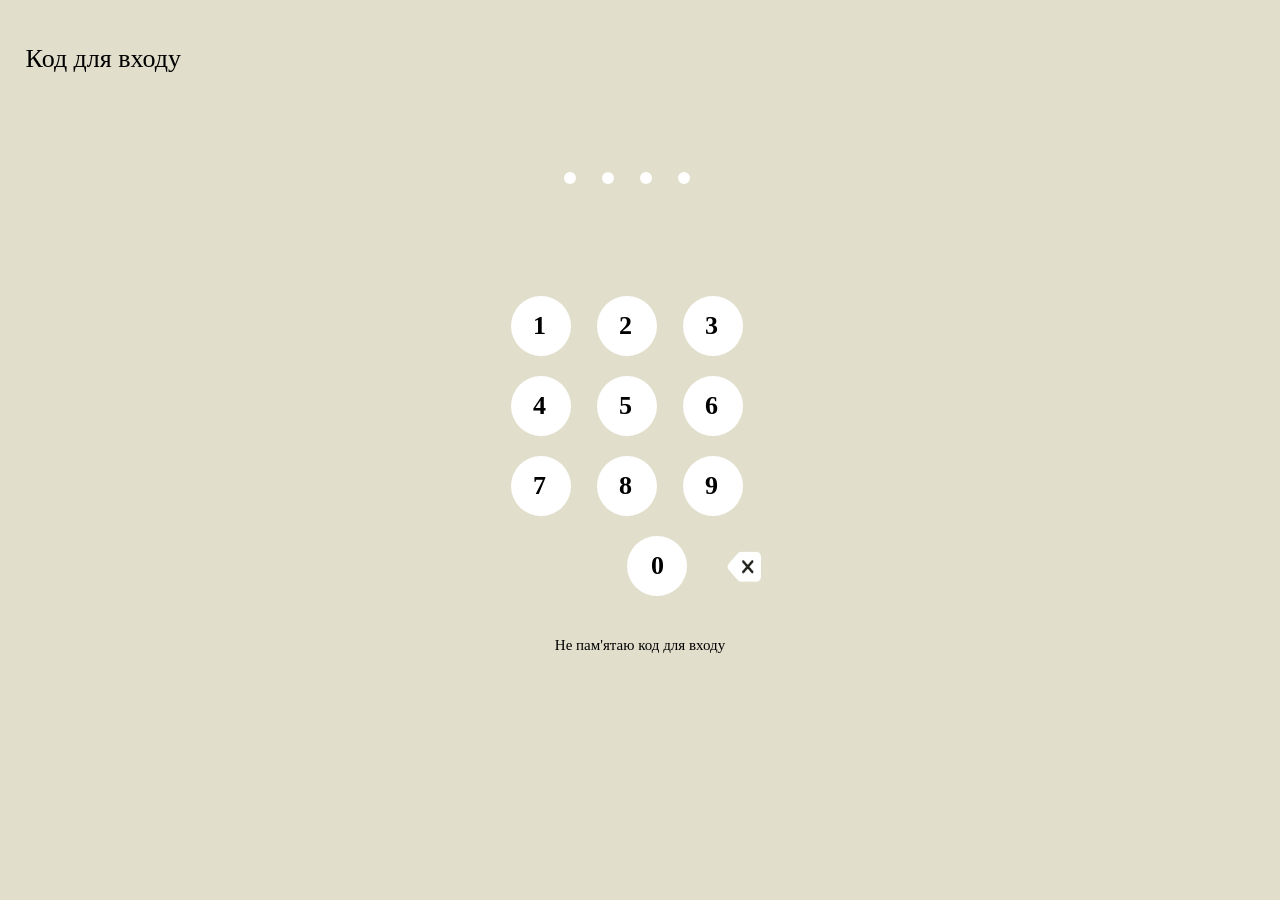
<file: index.html>
<!doctype html>
<html xmlns="http://www.w3.org/1999/xhtml">

<head>
	<meta http-equiv="Content-Type" content="text/html; charset=utf-8" />
	<meta name="viewport" content="width=device-width; initial-scale=1">
	<link rel="stylesheet" href="css/all.css" type="text/css"/>
	<link rel="stylesheet" href="sass/fonts.css" type="text/css"/>
	<script type="text/javascript" src="js/jquery-3.2.0.js"></script>
	<script type="text/javascript" src="js/main.js"></script>
	<title>rezerv</title>
</head>

<body>
	<div id="wrapper">
		<main>
			<div id="content">
				<section class="pincod">
					<div class="layout">
						<h1>
							Код для входу
						</h1>
						  <ul class="dots">
							<li></li>
							<li></li>
							<li></li>
							<li></li>
						  </ul>
					 <div class="numbers">  
						  <ul class="numb_1">
							<li><span>1</span></li>
							<li><span>2</span></li>
							<li><span>3</span></li>
						  </ul>
						  <ul class="numb_2">
							<li><span>4</span></li>
							<li><span>5</span></li>
							<li><span>6</span></li>
						  </ul>
						   <ul class="numb_3">
							<li><span>7</span></li>
							<li><span>8</span></li>
							<li><span>9</span></li>
						  </ul>
					</div>	
					<div class="zero">
						<div class="null">
							<a href="./page_1.html"><span>0</span></a>
						</div>
						<div class="dell">
							<img src="./images/ico_12.png" alt="ico">
						</div>
					</div>				
						  <p>Не пам'ятаю код для входу</p>										
					</div>				
				</section>				
			</div>			
		</main>
		
	</div>
</body>
</html>
</file>
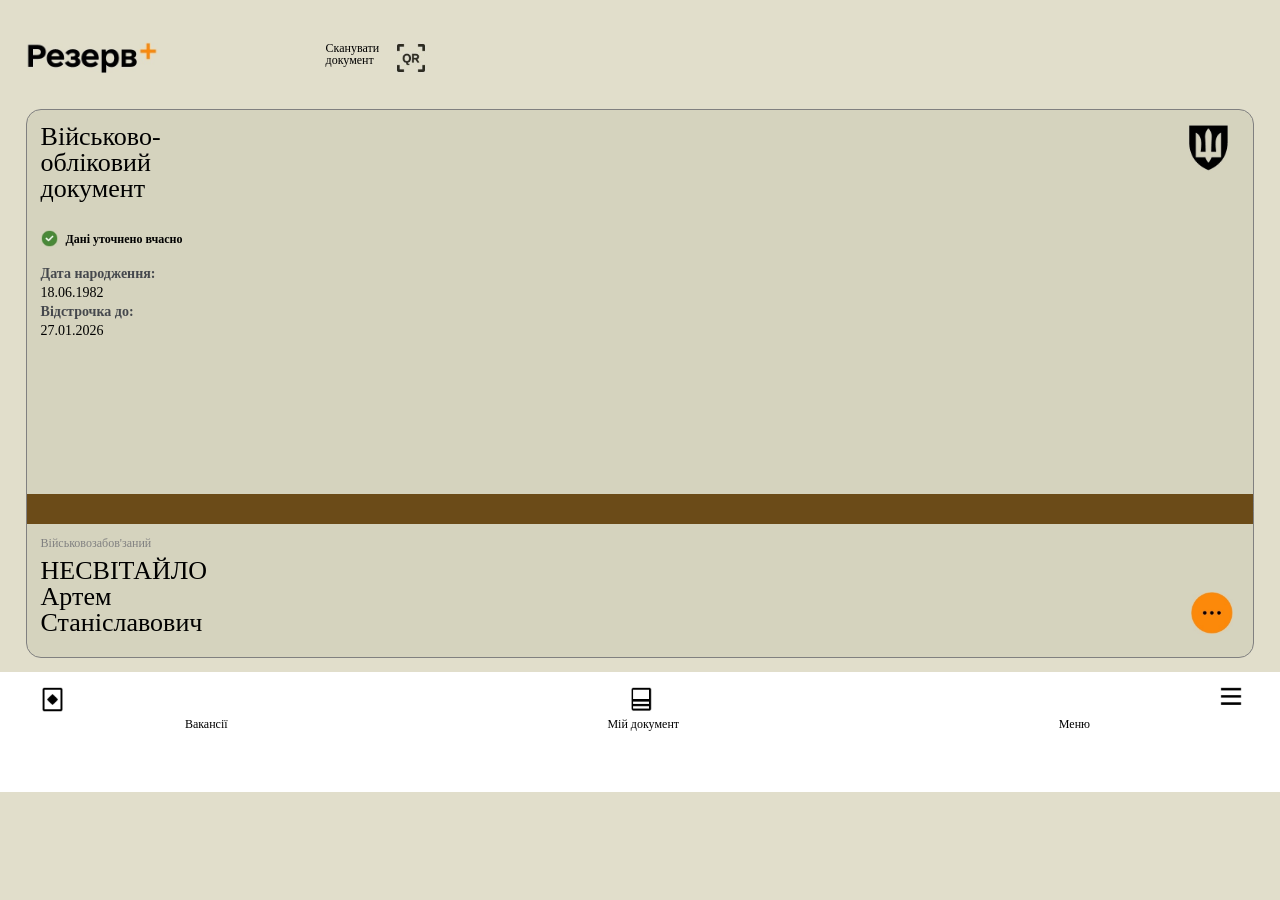
<file: page_1.html>
<!doctype html>
<html xmlns="http://www.w3.org/1999/xhtml">

<head>
	<meta http-equiv="Content-Type" content="text/html; charset=utf-8" />
	<meta name="viewport" content="width=device-width; initial-scale=1">
	<link rel="stylesheet" href="css/all.css" type="text/css"/>
	<link rel="stylesheet" href="sass/fonts.css" type="text/css"/>
	<script type="text/javascript" src="js/jquery-3.2.0.js"></script>
	<script type="text/javascript" src="js/main.js"></script>
	<title>rezerv</title>
</head>

<body>
	<div id="wrapper">
		<header>
			<div class="layout">				
				<div class="logo">	
					<ul>										
						<li><img src="./images/logo.png" alt="ico"></li>					    
						<li><h3>Cканувати <br>документ</h3></li>
					    <li><img class="qr" src="./images/qr.png" alt="ico"></li>
					</ul>	
				</div>	
			</div>		
		</header>
			<main>
			<div id="content">
				<section class="info_page_1">
					<div class="layout">







						<div class="container">
							<div class="info">
								<div class="doc">
									<h1>Військово-<br>обліковий<br>документ</h1>
								</div>
								<div class="gerb">
									<img src="./images/gerb.png" alt="ico">
								</div>
							</div>
							<ul>
								<li>
									<img src="./images/ico.png" alt="ico">
								</li>
								<li>
									<p>Дані уточнено вчасно</p>
								</li>
							</ul>
							<div class="data">
								<p>Дата народження:</p>
								<span>18.06.1982</span>
								<p>Відстрочка до:</p>
								<span>27.01.2026</span>
							</div>
							<div class="block">
								<p>На обліку&ensp;•&ensp;Документ оновлено о 16.15 | 28.02.2025 &emsp; На обліку&ensp;•&ensp;Документ оновлено о 16.15 | 28.02.2025 &emsp; На обліку&ensp;•&ensp;Документ оновлено о 16.15 | 28.02.2025 &emsp; На обліку&ensp;•&ensp;Документ оновлено о 16.15 | 28.02.2025 &emsp; На обліку</p>
							</div>
							<p class="military">Військовозабов'заний</p>
							<div class="info_1">
								<div class="name">
									<h1>НЕСВІТАЙЛО<br>Артем<br>Станіславович</h1>
								</div>
								<div class="menu">
									<a href="./page_2.html"><img src="./images/ico_1.png" alt="ico"></a>
								</div>
							</div>
						</div>


					



					



					</div>
				</section>				
			</div>			
		</main>
		<footer>
			<ul class="ico_menu">
				<li><img src="./images/ico_2.png" alt="ico"></li>
				<li><img src="./images/ico_3.png" alt="ico"></li>
				<li><img src="./images/ico_4.png" alt="ico"></li>
			</ul>
			<div class="text_menu">
				<div class="text_1"><p>Вакансії</p></div>
				<div class="text_2"><p>Мій документ</p></div>
				<div class="tex_3"><p>Меню</p></div>
			</div>
		</footer>
	</div>
</body>
</html>
</file>
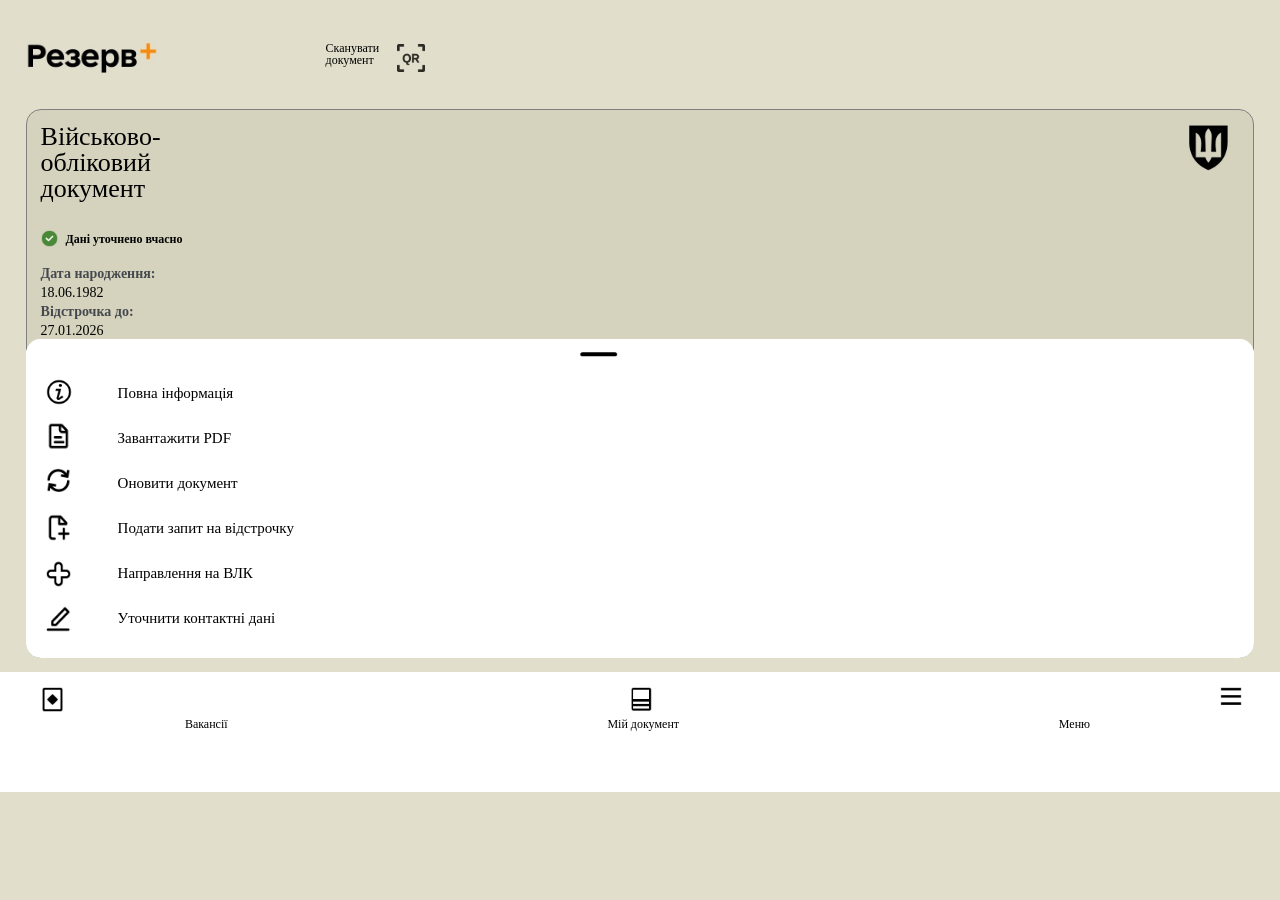
<file: page_2.html>
<!doctype html>
<html xmlns="http://www.w3.org/1999/xhtml">

<head>
	<meta http-equiv="Content-Type" content="text/html; charset=utf-8" />
	<meta name="viewport" content="width=device-width; initial-scale=1">
	<link rel="stylesheet" href="css/all.css" type="text/css"/>
	<link rel="stylesheet" href="sass/fonts.css" type="text/css"/>
	<script type="text/javascript" src="js/jquery-3.2.0.js"></script>
	<script type="text/javascript" src="js/main.js"></script>
	<title>rezerv</title>
</head>

<body>
	<div id="wrapper">
		<header>
			<div class="layout">				
				<div class="logo">	
					<ul>										
						<li><img src="./images/logo.png" alt="ico"></li>					    
						<li><h3>Cканувати <br>документ</h3></li>
					    <li><img class="qr" src="./images/qr.png" alt="ico"></li>
					</ul>	
				</div>	
			</div>		
		</header>
			<main>
			<div id="content">
				<section class="info_page_1">
					<div class="layout">
						<div class="container">
							<div class="info">
								<div class="doc">
									<h1>Військово-<br>обліковий<br>документ</h1>
								</div>
								<div class="gerb">
									<img src="./images/gerb.png" alt="ico">
								</div>
							</div>
							<ul>
								<li>
									<img src="./images/ico.png" alt="ico">
								</li>
								<li>
									<p>Дані уточнено вчасно</p>
								</li>
							</ul>
							<div class="data">
								<p>Дата народження:</p>
								<span>18.06.1982</span>
								<p>Відстрочка до:</p>
								<span>27.01.2026</span>
							</div>
							<div class="block">
								<p>На обліку&ensp;•&ensp;Документ оновлено о 16.15 | 28.02.2025 &emsp; На обліку&ensp;•&ensp;Документ оновлено о 16.15 | 28.02.2025 &emsp; На обліку&ensp;•&ensp;Документ оновлено о 16.15 | 28.02.2025 &emsp; На обліку&ensp;•&ensp;Документ оновлено о 16.15 | 28.02.2025 &emsp; На обліку</p>
							</div>
							<p class="military">Військовозабов'заний</p>
							<div class="info_1">
								<div class="name">
									<h1>НЕСВІТАЙЛО<br>Артем<br>Станіславович</h1>
								</div>
								<div class="menu">
									<a href=""><img src="./images/ico_1.png" alt="ico"></a>
								</div>
							</div>

							<div class="bar">
								<div class="arrow">	
									<a href="./page_1.html">
										<img src="./images/ico_1_11.png" alt="ico">
									</a>							
								</div>
								<div class="list">
									<div class="list_ico">
										<img src="./images/ico_5.png" alt="ico">
										<img src="./images/ico_6.png" alt="ico">	
										<img src="./images/ico_7.png" alt="ico">	
										<img src="./images/ico_8.png" alt="ico">
										<img src="./images/ico_9.png" alt="ico">
										<img src="./images/ico_10.png" alt="ico">				
									</div>
									<div class="list_info">
										<a href="./page_3.html"><p>Повна інформація</p></a>
										<a href="./page_4.html"><p>Завантажити PDF</p></a>
										<a href=""><p>Оновити документ</p></a>
										<a href=""><p>Подати запит на відстрочку</p></a>
										<a href=""><p>Направлення на ВЛК</p></a>
										<a href=""><p>Уточнити контактні дані</p></a>
								   </div>								
							</div>
						</div>
					  </div>						
					</div>
				</section>				
			</div>			
		</main>
		<footer>
			<ul class="ico_menu">
				<li><img src="./images/ico_2.png" alt="ico"></li>
				<li><img src="./images/ico_3.png" alt="ico"></li>
				<li><img src="./images/ico_4.png" alt="ico"></li>
			</ul>
			<div class="text_menu">
				<div class="text_1"><p>Вакансії</p></div>
				<div class="text_2"><p>Мій документ</p></div>
				<div class="tex_3"><p>Меню</p></div>
			</div>
		</footer>
	</div>
</body>
</html>
</file>
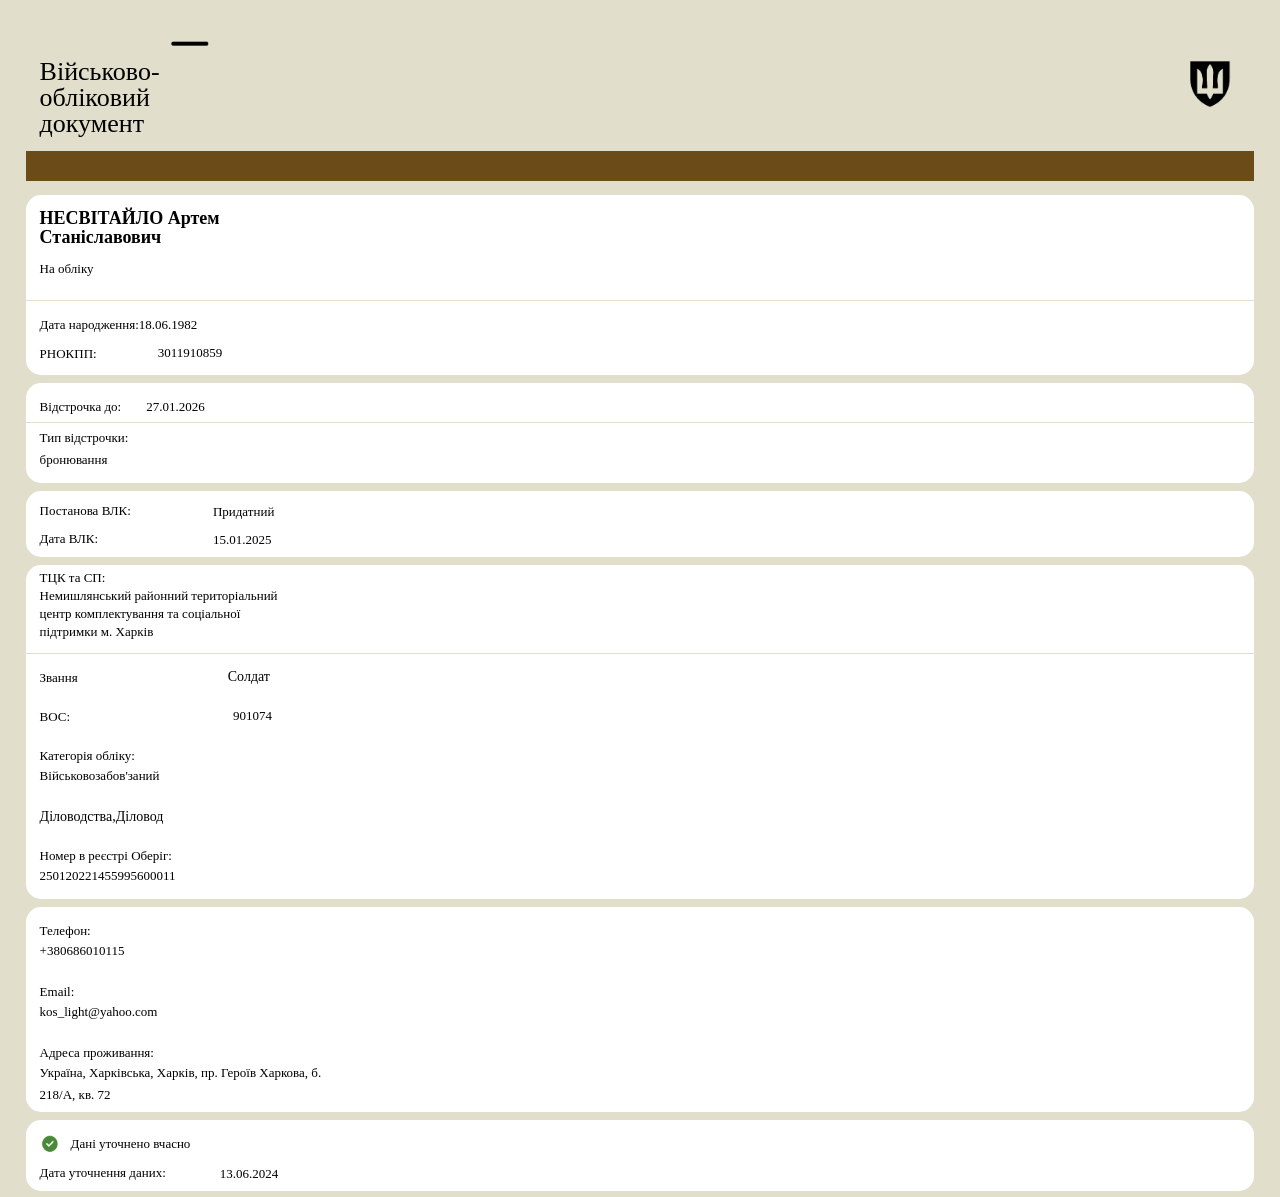
<file: page_3.html>
<!doctype html>
<html xmlns="http://www.w3.org/1999/xhtml">

<head>
	<meta http-equiv="Content-Type" content="text/html; charset=utf-8" />
	<meta name="viewport" content="width=device-width; initial-scale=1">
	<link rel="stylesheet" href="css/all.css" type="text/css"/>
	<link rel="stylesheet" href="sass/fonts.css" type="text/css"/>
	<script type="text/javascript" src="js/jquery-3.2.0.js"></script>
	<script type="text/javascript" src="js/main.js"></script>
	<title>rezerv</title>
</head>

<body>
	<div id="wrapper">		
		<main>
			<div id="content">
				<section class="info_page_3">
					<div class="layout">
						<div class="arrow">	
							<a href="./page_1.html">
								<img src="./images/ico_2_11.png" alt="ico">
							</a>							
						</div>
						<div class="container_3">							
							<div class="info">
								<div class="doc">
									<h1>Військово-<br>обліковий<br>документ</h1>
								</div>
								<div class="gerb">
									<img src="./images/gerb_1.png" alt="ico">
								</div>
							</div>
							<div class="block">
								<p>На обліку&ensp;•&ensp;Документ оновлено о 16.15 | 28.02.2025 &emsp; На обліку&ensp;•&ensp;Документ оновлено о 16.15 | 28.02.2025 &emsp; На обліку&ensp;•&ensp;Документ оновлено о 16.15 | 28.02.2025 &emsp; На обліку&ensp;•&ensp;Документ оновлено о 16.15 | 28.02.2025 &emsp; На обліку</p>
							</div>
							<div class="name_3">
								<h2>
									НЕСВІТАЙЛО Артем <br> Станіславович
								</h2>
								<p>На обліку</p>
							</div>
							<ul class="blok_1">
								<li><p>Дата народження:</p></li>
								<li><span>18.06.1982</span></li>
							</ul>
							<ul class="rnokpp">
								<li><p>РНОКПП:</p></li>
								<li><span class="nambers">3011910859</span></li>
							</ul>							
							<ul class="blok_2">
								<li><p>Відстрочка до:</p></li>
								<li><span>27.01.2026</span></li>
							</ul>							
							<div class="blok_3">
								<p>Тип відстрочки:</p>
								<p>бронювання</p>								
							</div>
							<div class="blok_3_1">
								<p>Постанова ВЛК:</p>
								<span>Придатний</span>
							</div>
							<div class="blok_3_2">
								<p>Дата ВЛК:</p>
								<span>15.01.2025</span>
							</div>
							<div class="blok_4">
								<p>ТЦК та СП:</p>
								<p>Немишлянський районний територіальний <br>
								   центр комплектування та соціальної <br>
								   підтримки м. Харків
								</p>								
							</div>
							<ul class="blok_5">
								<li><p>Звання</p></li>
								<li><span>Солдат</span></li>
							</ul>
							<ul class="blok_6">
								<li><p>ВОС:</p></li>
								<li><span>901074</span></li>
							</ul>
							<div class="blok_7">
								<p>Категорія обліку:</p>
								<span>Військовозабов'заний</span>
							</div>
							<div class="blok_8">
								<p>Діловодства,Діловод</p>
							</div>
							<div class="blok_9">
								<p>Номер в реєстрі Оберіг:</p>
								<span>250120221455995600011</span>
							</div>
							<div class="blok_10">
								<p>Телефон:</p>
								<span>+380686010115</span>
							</div>
							<div class="blok_11">
								<p>Email:</p>
								<span>kos_light@yahoo.com</span>
							</div>
							<div class="blok_12">
								<p>Адреса проживання:</p>
								<span>Україна, Харківська, Харків, пр. Героїв Харкова, б. <br>218/А, кв. 72</span>
							</div>
							<ul class="blok_13">
								<li><img src="./images/ico_13.png" alt="ico"></li>
								<li><p>Дані уточнено вчасно</p></li>
							</ul>
							<div class="blok_14">
								<p>Дата уточнення даних:</p>
								<span>13.06.2024</span>
							</div>
						</div>
											
					</div>
				</section>				
			</div>			
		</main>		
	</div>
</body>
</html>
</file>
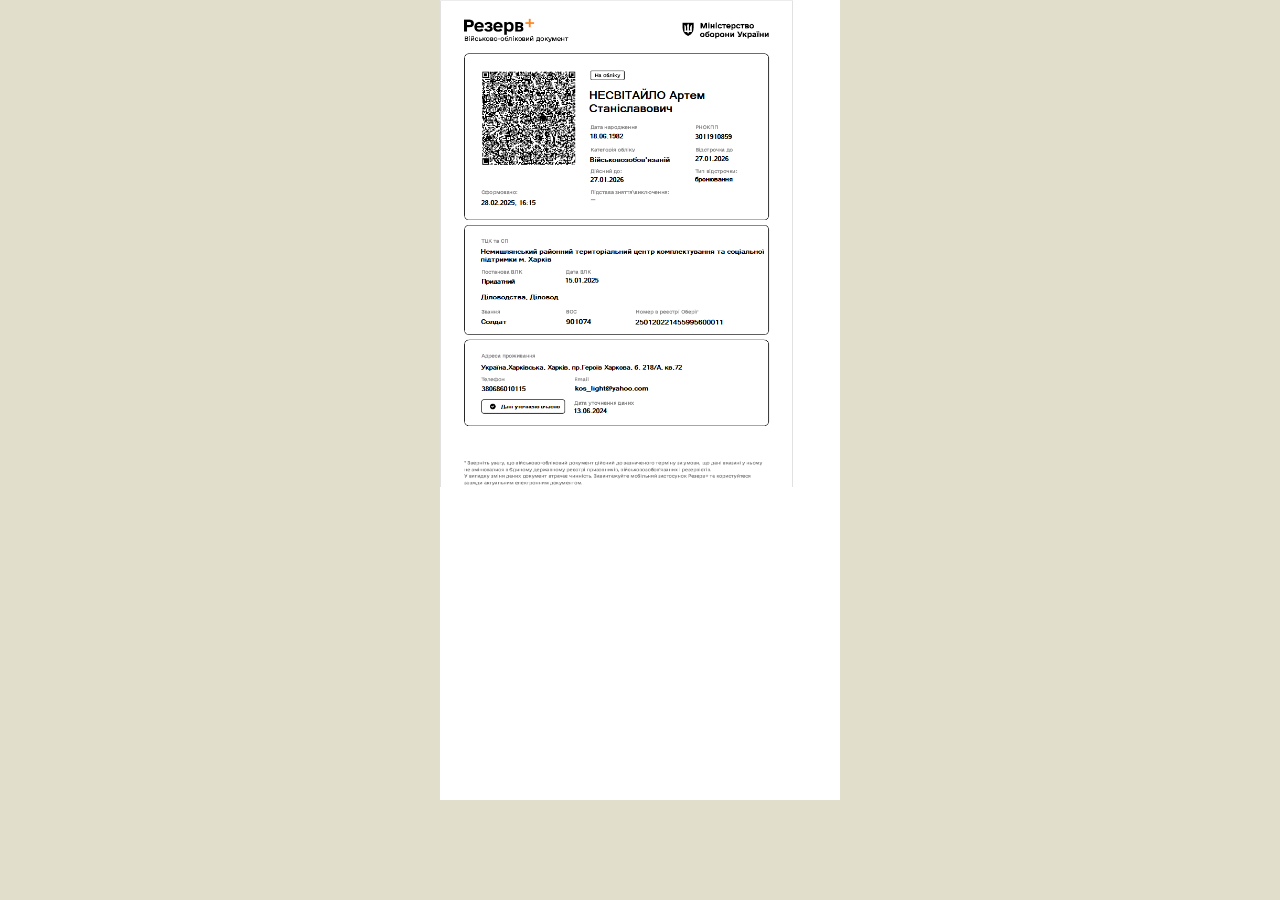
<file: page_4.html>
<!doctype html>
<html xmlns="http://www.w3.org/1999/xhtml">

<head>
	<meta http-equiv="Content-Type" content="text/html; charset=utf-8" />
	<meta name="viewport" content="width=device-width; initial-scale=1">
	<link rel="stylesheet" href="css/all.css" type="text/css"/>
	<link rel="stylesheet" href="sass/fonts.css" type="text/css"/>
	<script type="text/javascript" src="js/jquery-3.2.0.js"></script>
	<script type="text/javascript" src="js/main.js"></script>
	<title>rezerv</title>
</head>

<body>
	<div id="wrapper">		
		<main>
			<div id="content">
				<section class="pdf">
					<div class="layout">
						<div class="rez_pdf">
						   <img src="./images/rezerv.png" alt="ico">
						</div>										
					</div>					
				</section>				
			</div>			
		</main>		
		</div>
</body>
</html>
</file>
<file: css/all.css>
/* SCSS Compiled */
/***************************************************              GENERAL RESET STYLES             ***************************************************/
html, body, div, span, object, iframe,
h1, h2, h3, h4, h5, h6, p, blockquote, pre,
abbr, address, cite, code,
del, dfn, em, img, ins, kbd, q, samp,
small, strong, sub, sup, var,
b, i,
dl, dt, dd, ol, ul, li,
fieldset, form, label, legend,
table, caption, tbody, tfoot, thead, tr, th, td,
article, aside, canvas, details, figcaption, figure,
footer, header, hgroup, menu, nav, section, summary,
time, mark, audio, video {
  margin: 0;
  padding: 0;
  border: 0;
  outline: 0;
  font-size: 100%;
  vertical-align: baseline;
  background: transparent;
}

* {
  box-sizing: border-box;
}

*:focus {
  outline: none;
}

body {
  line-height: 1;
  background: #e1decb;
}

article, aside, details, figcaption, figure,
footer, header, hgroup, menu, nav, section {
  display: block;
}

nav ul {
  list-style: none;
}

ol, ul {
  list-style: none;
  margin: 0;
  padding: 0;
}

a {
  margin: 0;
  padding: 0;
  font-size: 100%;
  vertical-align: baseline;
  background: transparent;
  text-decoration: none;
}

a:hover {
  text-decoration: none;
}

table {
  border-collapse: collapse;
  border-spacing: 0;
}

img {
  border-style: none;
  max-width: 100%;
}

form fieldset {
  margin: 0;
  padding: 0;
  border: none;
}

input, textarea, select {
  vertical-align: middle;
  color: #000;
  padding: 0;
}

input, select {
  vertical-align: middle;
}

input::-webkit-input-placeholder {
  color: #000;
}

input:focus::-webkit-input-placeholder {
  color: #000;
}

/*
@media (min-width: 1921px){}
@media (width: 1920px){}
@media (min-width: 1440px) and (max-width: 1919px) {}
@media (min-width: 1360px) and (max-width: 1439px) {}
@media (min-width: 1280px) and (max-width: 1359px) {}
@media (min-width: 1024px) and (max-width: 1279px) {}
@media (min-width: 768px) and (max-width: 1023px) {}
@media (min-width: 375px) and (max-width: 767px) {}
@media (min-width: 320px) and (max-width: 374px) {}
*/
/*
@media (max-width: 1919px) {}
@media (max-width: 1439px) {}
@media (max-width: 1279px) {}
@media (max-width: 767px) {}
*/
/*usage  @include font-size(13);*/
/* Brand Colors ------------------------------------------------*/
#wrapper,
main,
#content,
#sidebar,
aside,
section {
  display: block;
  position: relative;
  overflow: hidden;
  width: 100%;
  box-sizing: border-box;
  height: auto;
}

.layout {
  display: block;
  position: relative;
  overflow: hidden;
  width: 100%;
  box-sizing: border-box;
  height: auto;
  width: 400px;
  margin: 0 auto;
}

header {
  display: block;
  position: relative;
  overflow: hidden;
  width: 100%;
  box-sizing: border-box;
  height: auto;
  margin: 42px 0 32px 0;
}
header .layout {
  width: 96%;
}
header .layout .logo {
  display: block;
}
header .layout .logo ul {
  display: flex;
}
header .layout .logo ul li img {
  max-width: 44%;
}
header .layout .logo ul .qr {
  max-width: 64%;
}
header .layout .logo ul h3 {
  position: relative;
  font-family: "Microsoft Sans Serif";
  font-style: normal;
  font-weight: 400;
  font-size: 12px;
  line-height: 12px;
  margin-right: 16px;
}

footer {
  display: block;
  position: relative;
  overflow: hidden;
  width: 100%;
  box-sizing: border-box;
  height: auto;
  background: #fff;
  height: 120px;
}
footer .ico_menu {
  display: flex;
  justify-content: space-between;
}
footer .ico_menu li {
  display: block;
  margin: 15px 0 0 42px;
}
footer .ico_menu li img {
  max-width: 36%;
}
footer .text_menu {
  display: flex;
  justify-content: space-around;
}
footer .text_menu .text_1 {
  margin-left: -5px;
}
footer .text_menu .text_2 {
  margin-left: 0px;
}
footer .text_menu .text_3 {
  margin-left: 75px;
}
footer .text_menu p {
  position: relative;
  font-family: "Microsoft Sans Serif";
  font-style: normal;
  font-weight: 400;
  font-size: 12px;
  line-height: 19px;
  color: #000;
}

.info_page_1 {
  display: block;
  margin-bottom: 14px;
}
.info_page_1 .layout {
  width: 96%;
}
.info_page_1 .layout .container {
  display: block;
  background: #d5d3be;
  border: 1px solid grey;
  border-radius: 15px;
}
.info_page_1 .layout .container .info {
  display: flex;
  justify-content: space-between;
  padding: 14px;
}
.info_page_1 .layout .container .info .doc {
  display: block;
}
.info_page_1 .layout .container .info .doc h1 {
  position: relative;
  font-family: "Microsoft Sans Serif";
  font-style: normal;
  font-weight: 500;
  font-size: 26px;
  line-height: 26px;
}
.info_page_1 .layout .container .info .gerb {
  display: block;
  width: 52px;
}
.info_page_1 .layout .container .info .gerb img {
  max-width: 82%;
}
.info_page_1 .layout .container ul {
  display: flex;
  justify-self: start;
  padding: 14px;
}
.info_page_1 .layout .container ul li {
  display: block;
  margin-right: -21px;
}
.info_page_1 .layout .container ul li img {
  max-width: 38%;
}
.info_page_1 .layout .container ul li p {
  position: relative;
  font-family: "Microsoft Sans Serif";
  font-style: normal;
  font-weight: 600;
  font-size: 12px;
  line-height: 19px;
}
.info_page_1 .layout .container .data {
  display: block;
  margin: 0 14px;
}
.info_page_1 .layout .container .data p {
  position: relative;
  font-family: "Microsoft Sans Serif";
  font-style: normal;
  font-weight: 600;
  font-size: 14px;
  line-height: 19px;
  color: #45484d;
}
.info_page_1 .layout .container .data span {
  position: relative;
  font-family: "Microsoft Sans Serif";
  font-style: normal;
  font-weight: 500;
  font-size: 14px;
  line-height: 19px;
}
.info_page_1 .layout .container .block {
  height: 30px;
  width: 100%;
  margin: 154px 0 10px 0;
  background: #6b4b18;
}
.info_page_1 .layout .container .block p {
  position: relative;
  font-family: "Microsoft Sans Serif";
  font-style: normal;
  font-weight: 400;
  font-size: 14px;
  line-height: 19px;
  text-align: center;
  color: #fff;
  padding-top: 4px;
  animation: text 20s infinite linear;
  padding-left: 100%;
  white-space: nowrap;
}
@keyframes text {
  0% {
    transform: translate(0, 0);
  }
  100% {
    transform: translate(-360%, 0);
  }
}
.info_page_1 .layout .container .military {
  margin: 0 0 5px 14px;
  position: relative;
  font-family: "Microsoft Sans Serif";
  font-style: normal;
  font-weight: 500;
  font-size: 12px;
  line-height: 19px;
  color: gray;
}
.info_page_1 .layout .container .info_1 {
  display: flex;
  justify-content: space-between;
  margin: 0 14px;
}
.info_page_1 .layout .container .info_1 .name {
  display: block;
}
.info_page_1 .layout .container .info_1 .name h1 {
  position: relative;
  font-family: "Microsoft Sans Serif";
  font-style: normal;
  font-weight: 500;
  font-size: 26px;
  line-height: 26px;
}
.info_page_1 .layout .container .info_1 .menu {
  display: block;
  margin: 34px 16px 20px 0;
  max-width: 32px;
}
.info_page_1 .layout .container .info_1 .menu a {
  display: block;
}
.info_page_1 .layout .container .info_1 .menu a img {
  max-width: 130%;
}
.info_page_1 .layout .container .bar {
  position: absolute;
  width: 100%;
  height: 319px;
  z-index: 1;
  background-color: #fff;
  border-radius: 15px;
  top: 230px;
  left: 0;
}
.info_page_1 .layout .container .bar .arrow {
  width: 100%;
  height: 40px;
  display: flex;
  margin-top: 0px;
  background-color: #fff;
  padding-left: 45%;
  padding-top: 5px;
  border-radius: 15px;
}
.info_page_1 .layout .container .bar .arrow img {
  max-width: 34%;
}
.info_page_1 .layout .container .bar .list {
  display: flex;
  margin-left: 20px;
}
.info_page_1 .layout .container .bar .list .list_ico {
  display: flex;
  flex-direction: column;
  align-items: start;
}
.info_page_1 .layout .container .bar .list .list_ico img {
  max-width: 36%;
  margin-bottom: 16px;
}
.info_page_1 .layout .container .bar .list .list_info {
  display: flex;
  flex-direction: column;
  align-items: start;
}
.info_page_1 .layout .container .bar .list .list_info a {
  margin-bottom: 22px;
}
.info_page_1 .layout .container .bar .list .list_info a p {
  position: relative;
  font-family: "Microsoft Sans Serif";
  font-style: normal;
  font-weight: 500;
  font-size: 15px;
  line-height: 18px;
  color: black;
  padding-top: 5px;
}

.pincod {
  display: block;
}
.pincod .layout {
  width: 96%;
}
.pincod .layout h1 {
  position: relative;
  font-family: "Microsoft Sans Serif";
  font-style: normal;
  font-weight: 400;
  font-size: 26px;
  line-height: 26px;
  margin: 46px 0 100px 0;
}
.pincod .layout .dots {
  display: flex;
  justify-content: center;
}
.pincod .layout .dots li {
  width: 12px;
  height: 12px;
  background: #FFF;
  border-radius: 50%;
  margin-right: 26px;
}
.pincod .layout .numbers {
  display: block;
  margin-top: 112px;
}
.pincod .layout .numbers .numb_1, .pincod .layout .numbers .numb_2, .pincod .layout .numbers .numb_3 {
  display: flex;
  justify-content: center;
}
.pincod .layout .numbers .numb_1 li, .pincod .layout .numbers .numb_2 li, .pincod .layout .numbers .numb_3 li {
  width: 60px;
  height: 60px;
  background: #FFF;
  border-radius: 50%;
  margin: 0 26px 20px 0;
  padding-top: 17px;
  padding-left: 22px;
}
.pincod .layout .numbers .numb_1 li:hover, .pincod .layout .numbers .numb_2 li:hover, .pincod .layout .numbers .numb_3 li:hover {
  background: black;
}
.pincod .layout .numbers .numb_1 li span, .pincod .layout .numbers .numb_2 li span, .pincod .layout .numbers .numb_3 li span {
  position: relative;
  font-family: "Microsoft Sans Serif";
  font-style: normal;
  font-weight: 600;
  font-size: 26px;
  line-height: 26px;
  color: black;
}
.pincod .layout .numbers .numb_1 li span:hover, .pincod .layout .numbers .numb_2 li span:hover, .pincod .layout .numbers .numb_3 li span:hover {
  color: #FFF;
}
.pincod .layout .zero {
  max-width: 100%;
  display: flex;
  margin-left: 7%;
  justify-content: center;
}
.pincod .layout .zero .null {
  width: 60px;
  height: 60px;
  background: #FFF;
  border-radius: 50%;
  margin-left: 12px;
}
.pincod .layout .zero .null:hover {
  background: black;
}
.pincod .layout .zero .null a {
  display: block;
  padding-top: 17px;
  padding-left: 22px;
}
.pincod .layout .zero .null a span {
  position: relative;
  font-family: "Microsoft Sans Serif";
  font-style: normal;
  font-weight: 600;
  font-size: 26px;
  line-height: 26px;
  color: black;
  padding-top: 17px;
  padding-left: 2px;
}
.pincod .layout .zero .null a span:hover {
  color: #FFF;
}
.pincod .layout .zero .dell {
  display: block;
  width: 44px;
  margin-top: 15px;
  margin-left: 20px;
}
.pincod .layout .zero .dell img {
  max-width: 100%;
  width: 38px;
  height: 32px;
  margin-top: 0px;
  margin-left: 18px;
}
.pincod .layout p {
  position: relative;
  font-family: "Microsoft Sans Serif";
  font-style: normal;
  font-weight: 400;
  font-size: 15px;
  line-height: 30px;
  text-align: center;
  margin-top: 34px;
}

.pdf {
  display: block;
}
.pdf .layout .rez_pdf {
  display: block;
  position: relative;
  overflow: hidden;
  width: 100%;
  box-sizing: border-box;
  height: auto;
  background: #fff;
  height: 800px;
  width: 420px;
}
.pdf .layout .rez_pdf img {
  max-width: 84%;
}

.info_page_3 {
  display: block;
  position: relative;
  overflow: hidden;
  width: 100%;
  box-sizing: border-box;
  height: auto;
}
.info_page_3 .layout {
  width: 96%;
}
.info_page_3 .layout .arrow {
  width: 100%;
  height: 54px;
  display: flex;
  position: fixed;
  top: 15px px;
  top: 0;
  left: 0;
  margin-top: 0px;
  background-color: #e1decb;
  z-index: 2;
  padding-left: 170px;
  padding-top: 34px;
}
.info_page_3 .layout .arrow img {
  max-width: 34%;
}
.info_page_3 .layout .container_3 {
  display: block;
  margin-top: 45px;
}
.info_page_3 .layout .container_3 .info {
  display: flex;
  justify-content: space-between;
  padding: 14px;
}
.info_page_3 .layout .container_3 .info .doc {
  display: block;
}
.info_page_3 .layout .container_3 .info .doc h1 {
  position: relative;
  font-family: "Microsoft Sans Serif";
  font-style: normal;
  font-weight: 500;
  font-size: 26px;
  line-height: 26px;
}
.info_page_3 .layout .container_3 .info .gerb {
  display: block;
  width: 52px;
}
.info_page_3 .layout .container_3 .info .gerb img {
  max-width: 82%;
}
.info_page_3 .layout .container_3 .block {
  height: 30px;
  width: 100%;
  margin: 0 0 10px 0;
  background: #6b4b18;
}
.info_page_3 .layout .container_3 .block p {
  position: relative;
  font-family: "Microsoft Sans Serif";
  font-style: normal;
  font-weight: 400;
  font-size: 14px;
  line-height: 19px;
  text-align: center;
  color: #fff;
  padding-top: 4px;
  animation: text 20s infinite linear;
  padding-left: 100%;
  white-space: nowrap;
}
@keyframes text {
  0% {
    transform: translate(0, 0);
  }
  100% {
    transform: translate(-360%, 0);
  }
}
.info_page_3 .layout .container_3 .name_3 {
  display: block;
  margin: 14px 0 1px 0;
  background-color: #fff;
  padding: 14px 0 6px 14px;
  border-radius: 15px 15px 0 0;
}
.info_page_3 .layout .container_3 .name_3 h2 {
  position: relative;
  font-family: "Microsoft Sans Serif";
  font-style: normal;
  font-weight: 600;
  font-size: 18px;
  line-height: 19px;
}
.info_page_3 .layout .container_3 .name_3 p {
  position: relative;
  font-family: "Microsoft Sans Serif";
  font-style: normal;
  font-weight: 500;
  font-size: 13px;
  line-height: 19px;
  padding: 12px 0 16px 0;
}
.info_page_3 .layout .container_3 .blok_1 {
  display: flex;
  justify-content: stretch;
  background-color: #fff;
  padding: 14px 0 6px 14px;
}
.info_page_3 .layout .container_3 .blok_1 li p {
  position: relative;
  font-family: "Microsoft Sans Serif";
  font-style: normal;
  font-weight: 500;
  font-size: 13px;
  line-height: 19px;
}
.info_page_3 .layout .container_3 .blok_1 li span {
  position: relative;
  font-family: "Microsoft Sans Serif";
  font-style: normal;
  font-weight: 500;
  font-size: 13px;
  line-height: 19px;
}
.info_page_3 .layout .container_3 .rnokpp {
  display: flex;
  justify-content: stretch;
  background-color: #fff;
  padding: 4px 0 12px 14px;
  border-radius: 0 0 15px 15px;
}
.info_page_3 .layout .container_3 .rnokpp li p {
  position: relative;
  font-family: "Microsoft Sans Serif";
  font-style: normal;
  font-weight: 500;
  font-size: 13px;
  line-height: 19px;
}
.info_page_3 .layout .container_3 .rnokpp li .nambers {
  position: relative;
  font-family: "Microsoft Sans Serif";
  font-style: normal;
  font-weight: 500;
  font-size: 13px;
  line-height: 0px;
  margin-left: 61px;
}
.info_page_3 .layout .container_3 .blok_2 {
  display: flex;
  justify-content: stretch;
  background-color: #fff;
  padding: 14px 0 6px 14px;
  border-radius: 15px 15px 0 0;
  margin: 8px 0 1px 0;
}
.info_page_3 .layout .container_3 .blok_2 li p {
  position: relative;
  font-family: "Microsoft Sans Serif";
  font-style: normal;
  font-weight: 500;
  font-size: 13px;
  line-height: 19px;
}
.info_page_3 .layout .container_3 .blok_2 li span {
  position: relative;
  font-family: "Microsoft Sans Serif";
  font-style: normal;
  font-weight: 500;
  font-size: 13px;
  line-height: 19px;
  margin-left: 25px;
}
.info_page_3 .layout .container_3 .blok_3 {
  background-color: #fff;
  padding: 4px 0 12px 14px;
  border-radius: 0 0 15px 15px;
  margin-bottom: 8px;
}
.info_page_3 .layout .container_3 .blok_3 p {
  position: relative;
  font-family: "Microsoft Sans Serif";
  font-style: normal;
  font-weight: 500;
  font-size: 13px;
  line-height: 22px;
}
.info_page_3 .layout .container_3 .blok_3_1 {
  display: flex;
  border-radius: 15px 15px 0 0;
  background-color: #fff;
  padding: 10px 0 6px 14px;
}
.info_page_3 .layout .container_3 .blok_3_1 p {
  position: relative;
  font-family: "Microsoft Sans Serif";
  font-style: normal;
  font-weight: 500;
  font-size: 13px;
  line-height: 19px;
}
.info_page_3 .layout .container_3 .blok_3_1 span {
  position: relative;
  font-family: "Microsoft Sans Serif";
  font-style: normal;
  font-weight: 500;
  font-size: 13px;
  line-height: 22px;
  margin-left: 82px;
}
.info_page_3 .layout .container_3 .blok_3_2 {
  display: flex;
  border-radius: 0 0 15px 15px;
  background-color: #fff;
  padding: 0 0 6px 14px;
  margin-bottom: 6px;
}
.info_page_3 .layout .container_3 .blok_3_2 p {
  position: relative;
  font-family: "Microsoft Sans Serif";
  font-style: normal;
  font-weight: 500;
  font-size: 13px;
  line-height: 19px;
}
.info_page_3 .layout .container_3 .blok_3_2 span {
  position: relative;
  font-family: "Microsoft Sans Serif";
  font-style: normal;
  font-weight: 500;
  font-size: 13px;
  line-height: 22px;
  margin-left: 115px;
}
.info_page_3 .layout .container_3 .blok_4 {
  margin: 8px 0 1px 0;
  background-color: #fff;
  padding: 4px 0 12px 14px;
  border-radius: 15px 15px 0 0;
}
.info_page_3 .layout .container_3 .blok_4 p {
  position: relative;
  font-family: "Microsoft Sans Serif";
  font-style: normal;
  font-weight: 500;
  font-size: 13px;
  line-height: 18px;
}
.info_page_3 .layout .container_3 .blok_5 {
  display: flex;
  background-color: #fff;
  padding: 14px 0 6px 14px;
}
.info_page_3 .layout .container_3 .blok_5 li p {
  position: relative;
  font-family: "Microsoft Sans Serif";
  font-style: normal;
  font-weight: 500;
  font-size: 13px;
  line-height: 19px;
}
.info_page_3 .layout .container_3 .blok_5 li span {
  position: relative;
  font-family: "Microsoft Sans Serif";
  font-style: normal;
  font-weight: 500;
  font-size: 14px;
  line-height: 12px;
  margin-left: 150px;
}
.info_page_3 .layout .container_3 .blok_6 {
  display: flex;
  background-color: #fff;
  padding: 14px 0 6px 14px;
}
.info_page_3 .layout .container_3 .blok_6 li p {
  position: relative;
  font-family: "Microsoft Sans Serif";
  font-style: normal;
  font-weight: 500;
  font-size: 13px;
  line-height: 19px;
}
.info_page_3 .layout .container_3 .blok_6 li span {
  position: relative;
  font-family: "Microsoft Sans Serif";
  font-style: normal;
  font-weight: 500;
  font-size: 13px;
  line-height: 12px;
  margin-left: 163px;
}
.info_page_3 .layout .container_3 .blok_7 {
  background-color: #fff;
  padding: 14px 0 6px 14px;
}
.info_page_3 .layout .container_3 .blok_7 p {
  position: relative;
  font-family: "Microsoft Sans Serif";
  font-style: normal;
  font-weight: 500;
  font-size: 13px;
  line-height: 19px;
}
.info_page_3 .layout .container_3 .blok_7 span {
  position: relative;
  font-family: "Microsoft Sans Serif";
  font-style: normal;
  font-weight: 500;
  font-size: 13px;
  line-height: 22px;
}
.info_page_3 .layout .container_3 .blok_8 {
  background-color: #fff;
  padding: 14px 0 6px 14px;
}
.info_page_3 .layout .container_3 .blok_8 p {
  position: relative;
  font-family: "Microsoft Sans Serif";
  font-style: normal;
  font-weight: 500;
  font-size: 14px;
  line-height: 19px;
}
.info_page_3 .layout .container_3 .blok_9 {
  background-color: #fff;
  padding: 14px 0 12px 14px;
  border-radius: 0 0 15px 15px;
}
.info_page_3 .layout .container_3 .blok_9 p {
  position: relative;
  font-family: "Microsoft Sans Serif";
  font-style: normal;
  font-weight: 500;
  font-size: 13px;
  line-height: 19px;
}
.info_page_3 .layout .container_3 .blok_9 span {
  position: relative;
  font-family: "Microsoft Sans Serif";
  font-style: normal;
  font-weight: 500;
  font-size: 13px;
  line-height: 22px;
}
.info_page_3 .layout .container_3 .blok_10 {
  margin: 8px 0 0 0;
  background-color: #fff;
  padding: 14px 0 6px 14px;
  border-radius: 15px 15px 0 0;
}
.info_page_3 .layout .container_3 .blok_10 p {
  position: relative;
  font-family: "Microsoft Sans Serif";
  font-style: normal;
  font-weight: 500;
  font-size: 13px;
  line-height: 19px;
}
.info_page_3 .layout .container_3 .blok_10 span {
  position: relative;
  font-family: "Microsoft Sans Serif";
  font-style: normal;
  font-weight: 500;
  font-size: 13px;
  line-height: 22px;
}
.info_page_3 .layout .container_3 .blok_11 {
  background-color: #fff;
  padding: 14px 0 6px 14px;
}
.info_page_3 .layout .container_3 .blok_11 p {
  position: relative;
  font-family: "Microsoft Sans Serif";
  font-style: normal;
  font-weight: 500;
  font-size: 13px;
  line-height: 19px;
}
.info_page_3 .layout .container_3 .blok_11 span {
  position: relative;
  font-family: "Microsoft Sans Serif";
  font-style: normal;
  font-weight: 500;
  font-size: 13px;
  line-height: 22px;
}
.info_page_3 .layout .container_3 .blok_12 {
  border-radius: 0 0 15px 15px;
  background-color: #fff;
  padding: 14px 0 6px 14px;
}
.info_page_3 .layout .container_3 .blok_12 p {
  position: relative;
  font-family: "Microsoft Sans Serif";
  font-style: normal;
  font-weight: 500;
  font-size: 13px;
  line-height: 19px;
}
.info_page_3 .layout .container_3 .blok_12 span {
  position: relative;
  font-family: "Microsoft Sans Serif";
  font-style: normal;
  font-weight: 500;
  font-size: 13px;
  line-height: 22px;
}
.info_page_3 .layout .container_3 .blok_13 {
  margin: 8px 0 0 0;
  border-radius: 15px 15px 0 0;
  display: flex;
  background-color: #fff;
  padding: 14px 0 6px 14px;
}
.info_page_3 .layout .container_3 .blok_13 li {
  display: block;
  margin-right: -21px;
}
.info_page_3 .layout .container_3 .blok_13 li img {
  max-width: 38%;
}
.info_page_3 .layout .container_3 .blok_13 li p {
  position: relative;
  font-family: "Microsoft Sans Serif";
  font-style: normal;
  font-weight: 500;
  font-size: 13px;
  line-height: 19px;
}
.info_page_3 .layout .container_3 .blok_14 {
  display: flex;
  border-radius: 0 0 15px 15px;
  background-color: #fff;
  padding: 0 0 6px 14px;
  margin-bottom: 6px;
}
.info_page_3 .layout .container_3 .blok_14 p {
  position: relative;
  font-family: "Microsoft Sans Serif";
  font-style: normal;
  font-weight: 500;
  font-size: 13px;
  line-height: 19px;
}
.info_page_3 .layout .container_3 .blok_14 span {
  position: relative;
  font-family: "Microsoft Sans Serif";
  font-style: normal;
  font-weight: 500;
  font-size: 13px;
  line-height: 22px;
  margin-left: 54px;
}
</file>
<file: sass/fonts.css>
/* Example */ 
/* @font-face {
    font-family: 'Corbel';
    src: url('../fonts/Corbel.eot');
    src: url('../fonts/Corbel.eot?#iefix') format('embedded-opentype'),
         url('../fonts/Corbel.woff') format('woff'),
         url('../fonts/Corbel.ttf') format('truetype'),
         url('../fonts/Corbel.svg#Corbel') format('svg');
    font-weight: normal;
    font-style: normal;
}
*/
</file>
